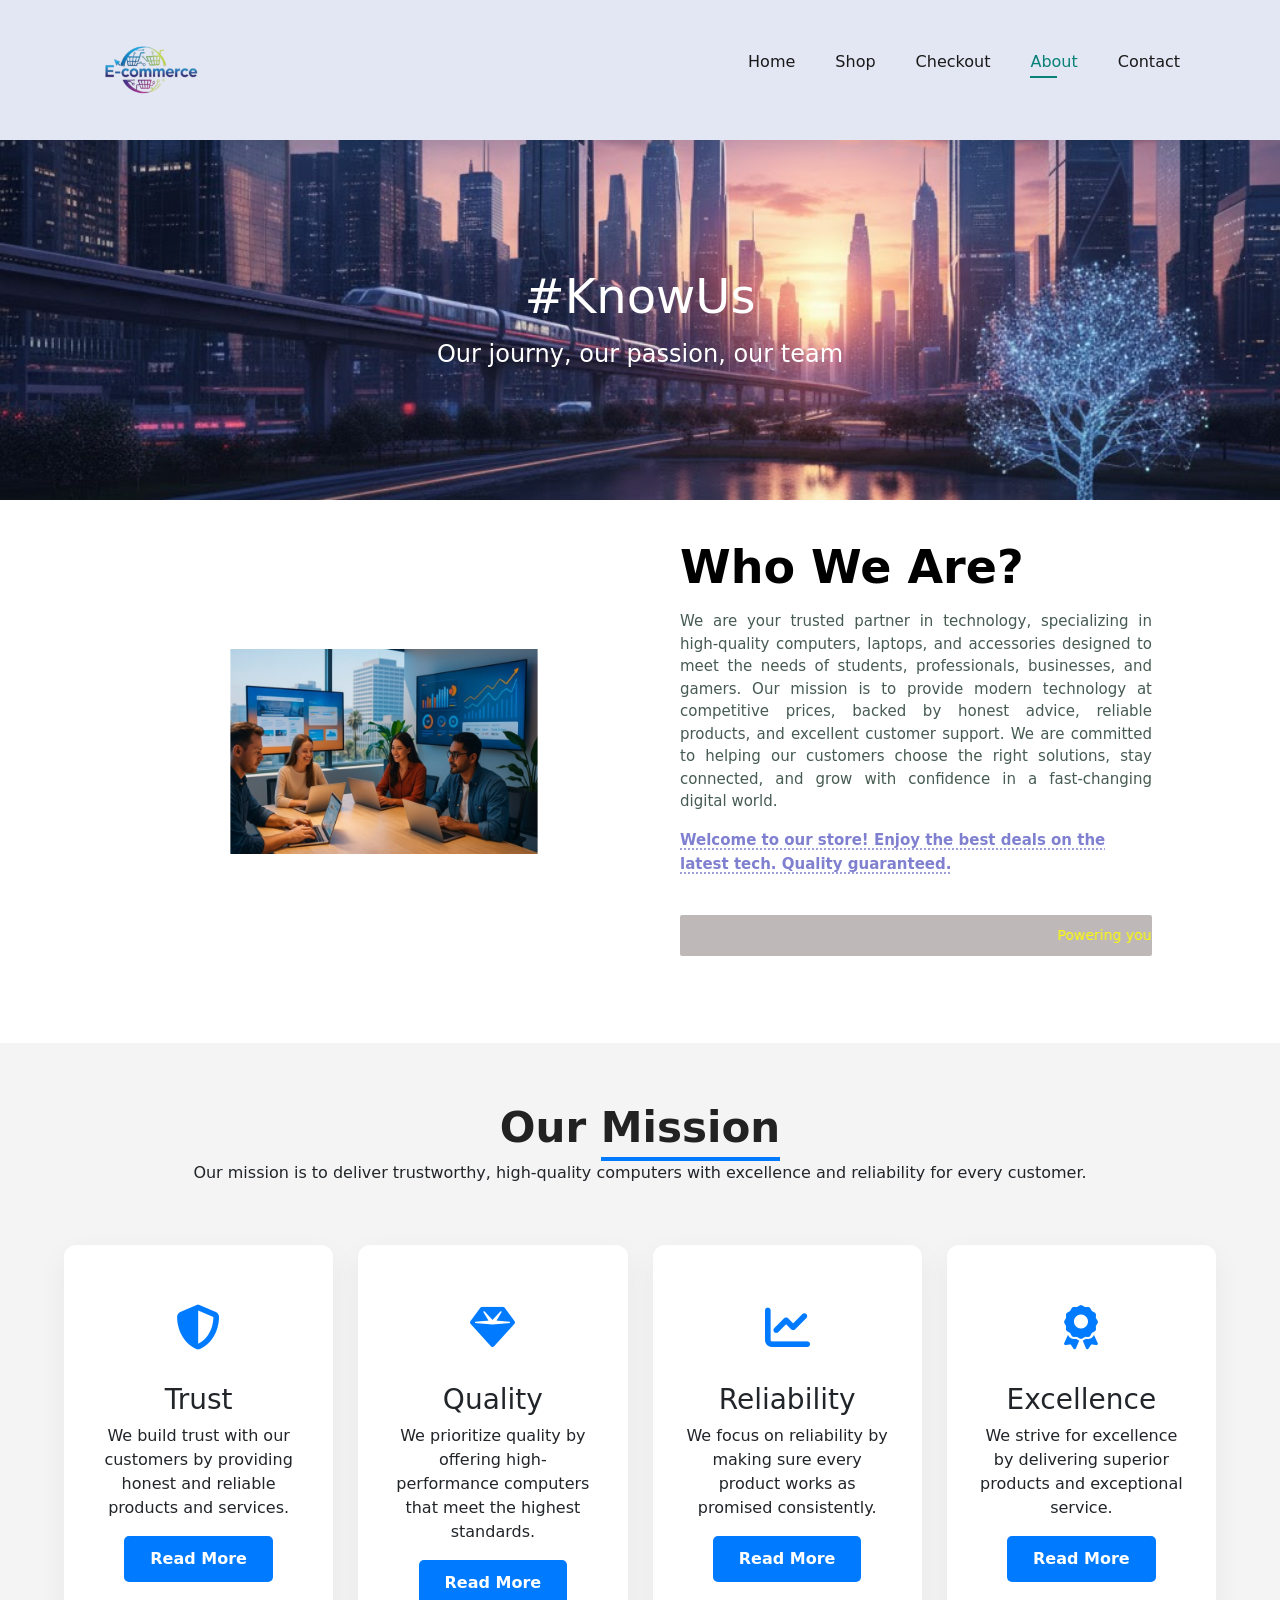
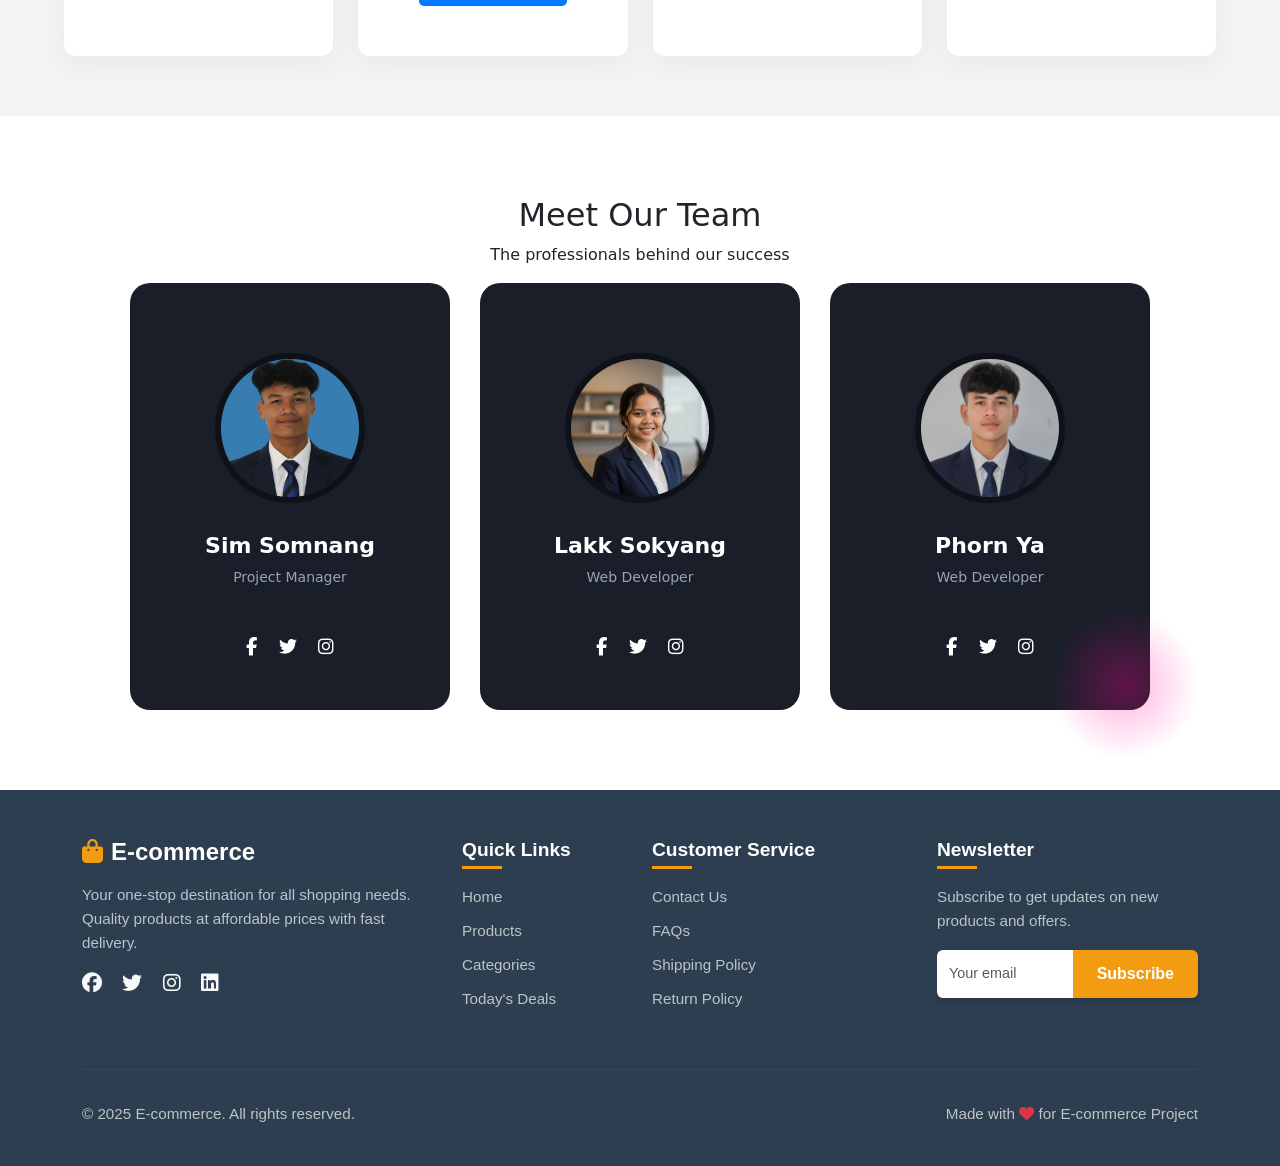
<file: template/about.html>
<!DOCTYPE html>
<html lang="en">

<head>
    <meta charset="UTF-8">
    <meta name="viewport" content="width=device-width, initial-scale=1.0">
    <title>About page</title>
    <link rel="stylesheet" href="../style/about.css">
    <link rel="stylesheet" href="https://cdnjs.cloudflare.com/ajax/libs/font-awesome/6.4.2/css/all.min.css">
    <link rel="stylesheet" href="https://cdnjs.cloudflare.com/ajax/libs/font-awesome/6.0.0/css/all.min.css">
    <link rel="stylesheet" href="https://cdnjs.cloudflare.com/ajax/libs/font-awesome/6.4.0/css/all.min.css">
    <link href="https://cdn.jsdelivr.net/npm/bootstrap@5.3.0-alpha1/dist/css/bootstrap.min.css" rel="stylesheet">

</head>

<body>
    <!-- /* --- 1. About Page Header (Banner) ----------------------------------------------------- */ -->
    <section id="header">
        <a href="#"><img class="logo" src="/assets/image/logo.png" alt=""></a>
        <div>
            <ul id="navbar">
                <li><a   href="/index.html">Home</a></li>
                <li><a href="./shop.html">Shop</a></li>
                <li><a href="./checkout.html">Checkout</a></li>
                <li><a class="active" href="./about.html">About</a></li>
                <li><a href="./contact.html">Contact</a></li>
            </ul>
        </div>
    </section>
    <section id="page-header" class="about-header">
        <h2>#KnowUs</h2>
        <p>Our journy, our passion, our team</p>
    </section>


    <!-- /* --- 2. Who We Are Section ----------------------------------------------------------- */ -->

    <section id="about-head" class="section-p1">
        <img src="../assets/image/team.png" alt="">
        <div>
            <h2>Who We Are?</h2>
            <p>
                We are your trusted partner in technology, specializing in high-quality computers, laptops, and
                accessories designed to meet the needs of students, professionals, businesses, and gamers.
                Our mission is to provide modern technology at competitive prices, backed by honest advice, reliable
                products, and excellent customer support.
                We are committed to helping our customers choose the right solutions, stay connected, and grow with
                confidence in a fast-changing digital world.
            </p>
            <abbr title="">Welcome to our store! Enjoy the best deals on the latest tech. Quality guaranteed.</abbr>

            <br><br>
            <!-- /* --- 3. Abbreviation & Marquee ----------------------------------------- */ -->
            <marquee bgcolor="#ccc" loop="-1" scrollamount="5" width="100%">
                Powering your digital world with high-quality computers, modern technology, and trusted service—helping
                you work smarter, learn faster, and enjoy better performance every day.
            </marquee>
        </div>
    </section>


    <!-- /* --- 4 Our Mission ----------------------------------------- */ -->
    <section class="our-mission" id="mission-section">
        <div class="mission" id="mission-container">

            <div class="about-mission" id="mission-header">
                <h2 id="main-title">Our <span id="title-accent">Mission</span></h2>
                <p id="mission-description">
                    Our mission is to deliver trustworthy, high-quality computers with excellence and reliability for
                    every customer.
                </p>
            </div>

            <div class="mission-grid" id="mission-items-grid">

                <div class="box" id="card-trust">
                    <div class="icon" id="icon-trust"><i class="fa-solid fa-shield-halved"></i></div>
                    <h3 id="heading-trust">Trust</h3>
                    <p id="text-trust">We build trust with our customers by providing honest and reliable products and
                        services.</p>
                    <a href="#" class="btn" id="btn-trust">Read More</a>
                </div>

                <div class="box" id="card-quality">
                    <div class="icon" id="icon-quality"><i class="fa-solid fa-gem"></i></div>
                    <h3 id="heading-quality">Quality</h3>
                    <p id="text-quality">We prioritize quality by offering high-performance computers that meet the
                        highest standards.</p>
                    <a href="#" class="btn" id="btn-quality">Read More</a>
                </div>

                <div class="box" id="card-reliability">
                    <div class="icon" id="icon-reliability"><i class="fa-solid fa-chart-line"></i></div>
                    <h3 id="heading-reliability">Reliability</h3>
                    <p id="text-reliability">We focus on reliability by making sure every product works as promised
                        consistently.</p>
                    <a href="#" class="btn" id="btn-reliability">Read More</a>
                </div>

                <div class="box" id="card-excellence">
                    <div class="icon" id="icon-excellence"><i class="fa-solid fa-award"></i></div>
                    <h3 id="heading-excellence">Excellence</h3>
                    <p id="text-excellence">We strive for excellence by delivering superior products and exceptional
                        service.</p>
                    <a href="#" class="btn" id="btn-excellence">Read More</a>
                </div>

            </div>
        </div>
    </section>

    <!-- /* --- 5.Our Team ----------------------------------------- */ -->

    <section id="team-section-container" class="team-wrapper">
        <div id="team-header-box" class="section-title-center">
            <h2 id="team-main-heading">Meet Our <span id="team-accent">Team</span></h2>
            <p id="team-subtext">The professionals behind our success</p>
        </div>

        <div id="team-cards-flexbox" class="team-grid-layout">

            <div id="member-card-01" class="profile-card">
                <div id="image-holder-01" class="profile-img-box">
                    <img id="img-01" src="../assets/about/somnang.png" alt="Sim Somnang">
                </div>
                <h3 id="name-id-01" class="profile-name">Sim Somnang</h3>
                <p id="role-id-01" class="profile-role">Project Manager</p>
                <div id="social-box-01" class="profile-socials">
                    <a id="link-fb-01" href="#"><i class="fab fa-facebook-f"></i></a>
                    <a id="link-tw-01" href="#"><i class="fab fa-twitter"></i></a>
                    <a id="link-ig-01" href="#"><i class="fab fa-instagram"></i></a>
                </div>
            </div>

            <div id="member-card-02" class="profile-card">
                <div id="image-holder-02" class="profile-img-box">
                    <img id="img-02" src="../assets/about/yang.png" alt="Lakk Sokyang">
                </div>
                <h3 id="name-id-02" class="profile-name">Lakk Sokyang</h3>
                <p id="role-id-02" class="profile-role">Web Developer</p>
                <div id="social-box-02" class="profile-socials">
                    <a id="link-fb-02" href="#"><i class="fab fa-facebook-f"></i></a>
                    <a id="link-tw-02" href="#"><i class="fab fa-twitter"></i></a>
                    <a id="link-ig-02" href="#"><i class="fab fa-instagram"></i></a>
                </div>
            </div>

            <div id="member-card-03" class="profile-card">
                <div id="image-holder-03" class="profile-img-box">
                    <img id="img-03" src="../assets/about/Ya.png" alt="Phon Ya">
                </div>
                <h3 id="name-id-03" class="profile-name">Phorn Ya</h3>
                <p id="role-id-03" class="profile-role">Web Developer</p>
                <div id="social-box-03" class="profile-socials">
                    <a id="link-fb-03" href="#"><i class="fab fa-facebook-f"></i></a>
                    <a id="link-tw-03" href="#"><i class="fab fa-twitter"></i></a>
                    <a id="link-ig-03" href="#"><i class="fab fa-instagram"></i></a>
                </div>
            </div>

        </div>
    </section>
    <!-- /* ----------------------4. footer -------------*/ -->
    <footer>
        <div class="container">
            <div class="row">
                <div class="col-lg-4 mb-4">
                    <h4 class="mb-3"><i class="fas fa-shopping-bag me-2"></i>E-commerce</h4>
                    <p>Your one-stop destination for all shopping needs. Quality products at affordable prices with fast
                        delivery.</p>
                    <div class="mt-3">
                        <a href="#" class="text-light me-3"><i class="fab fa-facebook fa-lg"></i></a>
                        <a href="#" class="text-light me-3"><i class="fab fa-twitter fa-lg"></i></a>
                        <a href="#" class="text-light me-3"><i class="fab fa-instagram fa-lg"></i></a>
                        <a href="#" class="text-light"><i class="fab fa-linkedin fa-lg"></i></a>
                    </div>
                </div>
                <div class="col-lg-2 col-md-4 mb-4">
                    <h5 class="mb-3">Quick Links</h5>
                    <div class="footer-links">
                        <p><a href="#home">Home</a></p>
                        <p><a href="#products">Products</a></p>
                        <p><a href="#categories">Categories</a></p>
                        <p><a href="#deals">Today's Deals</a></p>
                    </div>
                </div>
                <div class="col-lg-3 col-md-4 mb-4">
                    <h5 class="mb-3">Customer Service</h5>
                    <div class="footer-links">
                        <p><a href="#">Contact Us</a></p>
                        <p><a href="#">FAQs</a></p>
                        <p><a href="#">Shipping Policy</a></p>
                        <p><a href="#">Return Policy</a></p>
                    </div>
                </div>
                <div class="col-lg-3 col-md-4 mb-4">
                    <h5 class="mb-3">Newsletter</h5>
                    <p>Subscribe to get updates on new products and offers.</p>
                    <div class="input-group">
                        <input type="email" class="form-control" placeholder="Your email">
                        <button class="btn btn-primary" type="button">Subscribe</button>
                    </div>
                </div>
            </div>
            <hr class="mt-4">
            <div class="row">
                <div class="col-md-6 text-center text-md-start">
                    <p>&copy; 2025 E-commerce. All rights reserved.</p>
                </div>
                <div class="col-md-6 text-center text-md-end">
                    <p>Made with <i class="fas fa-heart text-danger"></i> for E-commerce Project</p>
                </div>
            </div>
        </div>
    </footer>


</body>

</html>
</file>
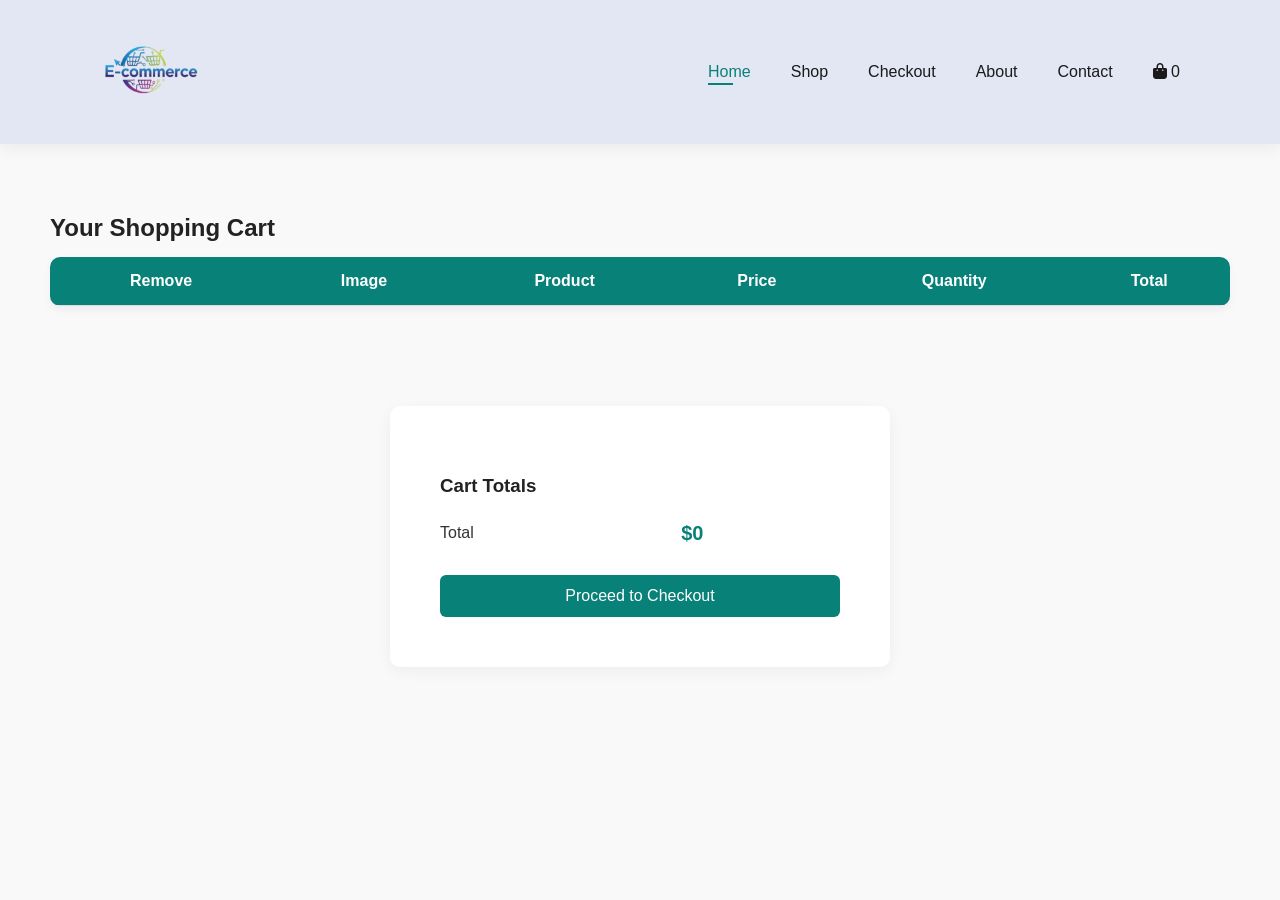
<file: template/cart.html>
<!DOCTYPE html>
<html lang="en">

<head>
    <meta charset="UTF-8">
    <title>Your Cart</title>
    <link rel="stylesheet" href="/style/cart.css">
    <link rel="stylesheet" href="https://cdnjs.cloudflare.com/ajax/libs/font-awesome/6.5.1/css/all.min.css">
</head>

<body>
    <section id="header">
        <a href="#"><img class="logo" src="/assets/image/logo.png" alt=""></a>
        <div>
            <ul id="navbar">
                <li><a class="active" href="../index.html">Home</a></li>
                <li><a href="/template/shop.html">Shop</a></li>
                <li><a href="/template/checkout.html">Checkout</a></li>
                <li><a href="/template/about.html">About</a></li>
                <li><a href="/template/contact.html">Contact</a></li>
                <li id="lg-bag">
                    <a href="/template/cart.html">
                        <i class="fa-solid fa-bag-shopping"></i>
                        <span id="cart-count">0</span>
                    </a>
                </li>

            </ul>
        </div>
    </section>

    <section id="cart" class="section-p1">
        <h2>Your Shopping Cart</h2>

        <table width="100%">
            <thead>
                <tr>
                    <th>Remove</th>
                    <th>Image</th>
                    <th>Product</th>
                    <th>Price</th>
                    <th>Quantity</th>
                    <th>Total</th>
                </tr>
            </thead>
            <tbody id="cart-items">
                <!-- JS inserts items here -->
            </tbody>
        </table>
    </section>

    <section id="cart-add" class="section-p1">
        <div id="subtotal">
            <h3>Cart Totals</h3>
            <table>
                <tr>
                    <td>Total</td>
                    <td><strong id="cart-total">$0</strong></td>
                </tr>
            </table>
           <button class="normal" id="checkout-btn">Proceed to Checkout</button>
        </div>
    </section>

    <script src="/script/cart.js"></script>
</body>

</html>
</file>
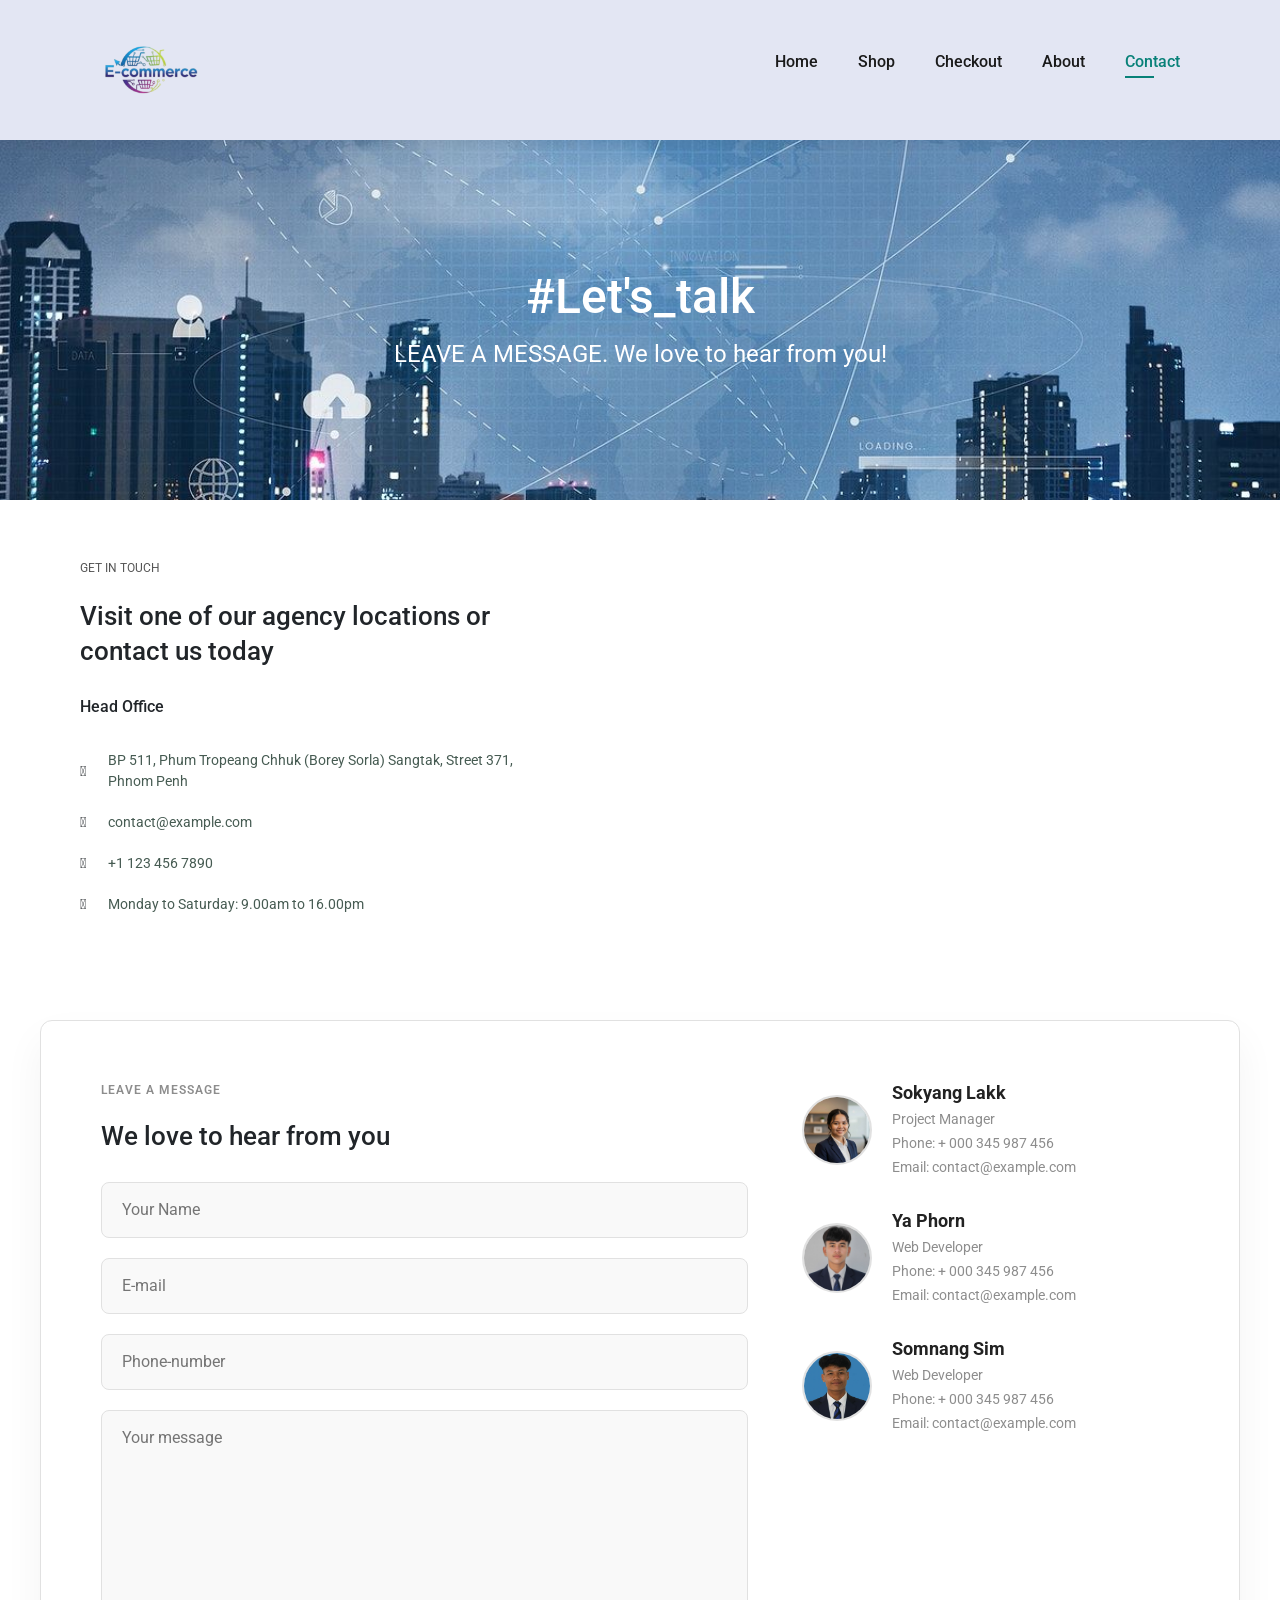
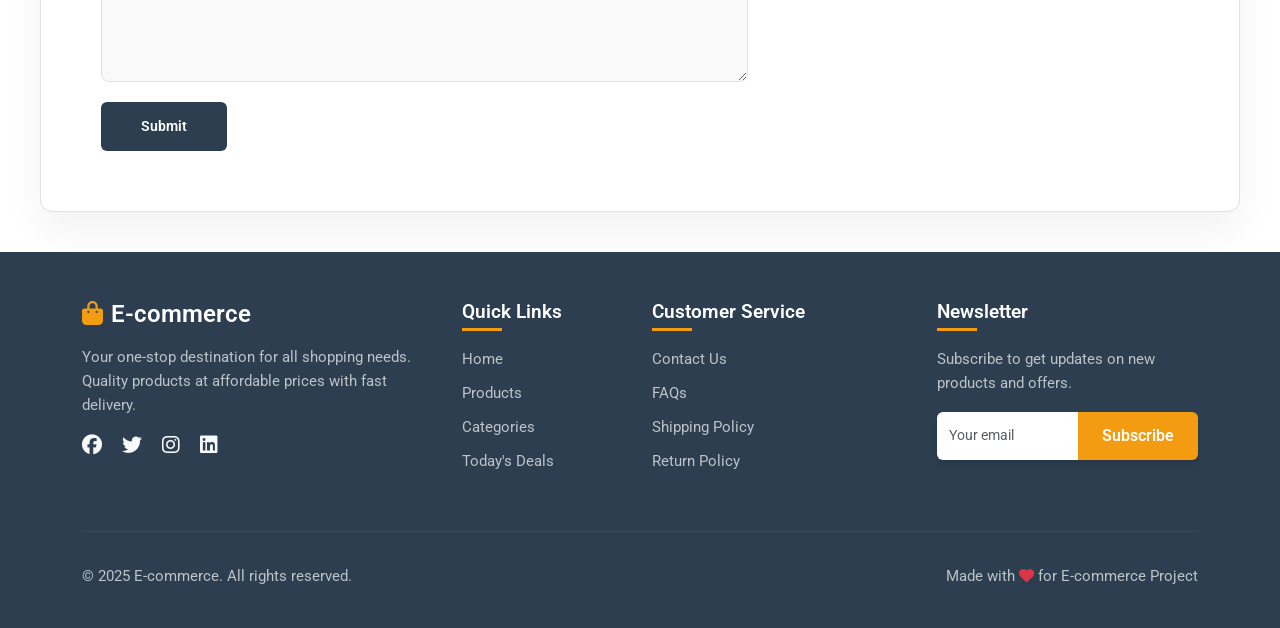
<file: template/contact.html>
<!DOCTYPE html>
<html lang="en">

<head>
    <meta charset="UTF-8">
    <meta name="viewport" content="width=device-width, initial-scale=1.0">
    <title>Contact page</title>
    <link rel="stylesheet" href="/style/main.css">
    <link rel="stylesheet" href="../style/contact.css">
    <link rel="stylesheet" href="https://pro.fontawesome.com/releases/v5.10.0/css/all.css" />
    <link rel="stylesheet" href="https://cdnjs.cloudflare.com/ajax/libs/font-awesome/6.4.0/css/all.min.css">
    <link href="https://cdn.jsdelivr.net/npm/bootstrap@5.3.0-alpha1/dist/css/bootstrap.min.css" rel="stylesheet">


</head>

<body>
    <section id="header">
        <a href="#"><img class="logo" src="/assets/image/logo.png" alt=""></a>
        <div>
            <ul id="navbar">
                <li><a href="/index.html">Home</a></li>
                <li><a href="./shop.html">Shop</a></li>
                <li><a href="./checkout.html">Checkout</a></li>
                <li><a href="./about.html">About</a></li>
                <li><a class="active" href="./contact.html">Contact</a></li>
            </ul>
        </div>
    </section>
    <section id="page-header" class="about-header">
        <h2>#Let's_talk</h2>
        <p> LEAVE A MESSAGE. We love to hear from you!</p>
    </section>


    <!-- /* ----------------------2.contact  ---------*/ -->
    <section id="contact-details" class="section-p1">
        <div class="details">
            <span>GET IN TOUCH</span>
            <h2>Visit one of our agency locations or contact us today</h2>
            <h3>Head Office</h3>
            <div>
                <li>
                    <i class="fal fa-map"></i>
                    <p>BP 511, Phum Tropeang Chhuk (Borey Sorla) Sangtak, Street 371, Phnom Penh</p>
                </li>
                <li>
                    <i class="fal fa-envelope"></i>
                    <p>contact@example.com</p>
                </li>
                <li>
                    <i class="fal fa-phone-alt"></i>
                    <p>+1 123 456 7890</p>
                </li>
                <li>
                    <i class="fal fa-clock"></i>
                    <p>Monday to Saturday: 9.00am to 16.00pm</p>
                </li>
            </div>
        </div>

        <div class="map">
            <iframe
                src="https://www.google.com/maps/embed?pb=!1m18!1m12!1m3!1d3908.770663446347!2d104.8872543!3d11.56543!2m3!1f0!2f0!3f0!3m2!1i1024!2i768!4f13.1!3m3!1m2!1s0x3109519fe475147d%3A0x3ef20412389146!2sSt%20371%2C%20Phnom%20Penh!5e0!3m2!1sen!2skh!4v1700000000000"
                width="600" height="450" style="border:0;" allowfullscreen="" loading="lazy"
                referrerpolicy="no-referrer-when-downgrade"></iframe>
        </div>
    </section>


    <!-- /* ----------------------3.form for complete -------------*/ -->
    <section id="form-details">
        <form action="">
            <span>LEAVE A MESSAGE</span>
            <h2>We love to hear from you</h2>
            <input type="text" placeholder="Your Name">
            <input type="email" placeholder="E-mail">
            <input type="number" placeholder="Phone-number">
            <textarea name="" id="" cols="30" rows="10" placeholder="Your message"></textarea>
            <button class="normal">Submit</button>
        </form>

        <div class="people">
            <div>
                <img src="../assets/about/yang.png" alt="">
                <p><span>Sokyang Lakk</span>Project Manager <br> Phone: + 000 345 987 456 <br>Email: contact@example.com
                </p>
            </div>
            <div>
                <img src="../assets/about/Ya.png" alt="">
                <p><span>Ya Phorn</span> Web Developer <br> Phone: + 000 345 987 456 <br>Email: contact@example.com</p>
            </div>
            <div>
                <img src="../assets/about/somnang.png" alt="">
                <p><span>Somnang Sim</span> Web Developer <br> Phone: + 000 345 987 456 <br>Email: contact@example.com
                </p>
            </div>
        </div>
    </section>

    <!-- /* ----------------------4. footer -------------*/ -->
    <footer>
        <div class="container">
            <div class="row">
                <div class="col-lg-4 mb-4">
                    <h4 class="mb-3"><i class="fas fa-shopping-bag me-2"></i>E-commerce</h4>
                    <p>Your one-stop destination for all shopping needs. Quality products at affordable prices with fast
                        delivery.</p>
                    <div class="mt-3">
                        <a href="#" class="text-light me-3"><i class="fab fa-facebook fa-lg"></i></a>
                        <a href="#" class="text-light me-3"><i class="fab fa-twitter fa-lg"></i></a>
                        <a href="#" class="text-light me-3"><i class="fab fa-instagram fa-lg"></i></a>
                        <a href="#" class="text-light"><i class="fab fa-linkedin fa-lg"></i></a>
                    </div>
                </div>
                <div class="col-lg-2 col-md-4 mb-4">
                    <h5 class="mb-3">Quick Links</h5>
                    <div class="footer-links">
                        <p><a href="#home">Home</a></p>
                        <p><a href="#products">Products</a></p>
                        <p><a href="#categories">Categories</a></p>
                        <p><a href="#deals">Today's Deals</a></p>
                    </div>
                </div>
                <div class="col-lg-3 col-md-4 mb-4">
                    <h5 class="mb-3">Customer Service</h5>
                    <div class="footer-links">
                        <p><a href="#">Contact Us</a></p>
                        <p><a href="#">FAQs</a></p>
                        <p><a href="#">Shipping Policy</a></p>
                        <p><a href="#">Return Policy</a></p>
                    </div>
                </div>
                <div class="col-lg-3 col-md-4 mb-4">
                    <h5 class="mb-3">Newsletter</h5>
                    <p>Subscribe to get updates on new products and offers.</p>
                    <div class="input-group">
                        <input type="email" class="form-control" placeholder="Your email">
                        <button class="btn btn-primary" type="button">Subscribe</button>
                    </div>
                </div>
            </div>
            <hr class="mt-4">
            <div class="row">
                <div class="col-md-6 text-center text-md-start">
                    <p>&copy; 2025 E-commerce. All rights reserved.</p>
                </div>
                <div class="col-md-6 text-center text-md-end">
                    <p>Made with <i class="fas fa-heart text-danger"></i> for E-commerce Project</p>
                </div>
            </div>
        </div>
    </footer>

</body>

</html>
</file>
<file: style/about.css>
.logo {
    width: 140px;
    height: 140px;
}

#header {
    display: flex;
    align-items: center;
    justify-content: space-between;
    padding: 0 80px;
    background-color: #e3e6f3;
    box-shadow: 0 5px 15px rgba(0, 0, 0, 0.06);
    z-index: 100;
    position: sticky;
    top: 0;
    left: 0;
}

#navbar {
    display: flex;
    justify-content: center;
    align-items: center;
}

#navbar li {
    list-style: none;
    padding: 0 20px;
    position: relative;

}

#navbar li a {
    text-decoration: none;
    font-size: 16px;
    font-weight: 500;
    color: #1a1a1a;
    transition: 0.3s ease;
}

#navbar li a:hover,
#navbar li a.active {
    color: #088178;
}

#navbar li a.active::after,
#navbar li a:hover::after {
    content: "";
    width: 30%;
    height: 2px;
    background: #088178;
    position: absolute;
    bottom: -4px;
    left: 20px;
}




/* --- 1. About Page Header (Banner) ----------------------------------------------------- */
#page-header.about-header {
    background-image: url("../assets/image/about.png");
    width: 100%;
    height: 40vh;
    background-size: cover;
    background-position: center;
    display: flex;
    flex-direction: column;
    justify-content: center;
    align-items: center;
    text-align: center;
}

#page-header.about-header h2 {
    color: #fff;
    font-size: 48px;
    margin-bottom: 10px;
}

#page-header.about-header p {
    color: #fff;
    font-size: 24px;
    margin: 0;
}



/* --- 2. Who We Are Section ----------------------------------------------------------- */
#about-head {
    display: flex;
    align-items: center;
    justify-content: center;
    padding: 40px 10% 80px 10%;
    gap: 40px;
}

#about-head img {
    width: 65%;
    justify-content: center;
    padding: 80px 10%;
    gap: 60px;
}

#about-head img {
    width: 50%;
    height: auto;
    border-radius: 4px;
}

#about-head div {
    width: 50%;

}


#about-head h2 {
    color: #000;
    font-size: 32px;
    font-weight: 700;
    margin-top: 0;
}

#about-head h2 {
    color: #000;
    font-size: 46px;
    font-weight: 700;
    margin-bottom: 15px;
}

#about-head p {
    color: #465b52;
    font-size: 15px;
    margin-bottom: 15px;
    text-align: justify;
}

/* --- Abbreviation & Marquee --- */
#about-head abbr {
    color: rgb(128, 128, 209);
    font-weight: bold;
    font-size: 15px;
}

#about-head marquee {
    background-color: #f1f1f1;
    color: #d0b200;
    padding: 10px;
    font-size: 14px;
    width: 100%;
    border-radius: 4px;
}

/* --- 3. Abbreviation & Marquee ----------------------------------------- */
#about-head abbr {
    color: rgb(128, 128, 209);
    text-decoration: underline dotted;
    text-underline-offset: 4px;
    cursor: help;
    font-weight: bold;
}

#about-head marquee {
    background-color: #beb8b8;
    color: yellow;
    padding: 10px;
    margin-top: 15px;
    font-weight: 500;
    width: 100%;
    border-radius: 2px;
}



/* /<!-- /* --- 4 Our Mission ----------------------------------------- */

#mission-section.our-mission {
    padding: 60px 0;
    background-color: #f4f4f4;
}

#mission-container.mission {
    width: 90%;
    max-width: 1200px;
    margin: 0 auto;
}

#mission-header.about-mission {
    text-align: center;
    margin-bottom: 60px;
}

/* Base style for all boxes */
.box {
    background: #fff;
    padding: 50px 30px;
    text-align: center;
    border-radius: 12px;
    box-shadow: 0 10px 30px rgba(0, 0, 0, 0.05);
    transition: all 0.3s ease;
    display: flex;
    flex-direction: column;
    align-items: center;
}

/* --- Specific Targeting (Using IDs) --- */

#main-title {
    font-size: 42px;
    font-weight: 700;
    color: #222;
}

#title-accent {
    border-bottom: 4px solid #007bff;
    padding-bottom: 5px;
}

#mission-items-grid {
    display: grid;
    grid-template-columns: repeat(auto-fit, minmax(260px, 1fr));
    gap: 25px;
}

/* Card Hover Effects */
#card-trust:hover,
#card-quality:hover,
#card-reliability:hover,
#card-excellence:hover {
    background: #007bff;
    transform: translateY(-10px);
}

/* White text on hover */
.box:hover h3,
.box:hover p,
.box:hover .icon {
    color: #fff;
}

/* Button styles using ID list */
#btn-trust,
#btn-quality,
#btn-reliability,
#btn-excellence {
    display: inline-block;
    padding: 10px 25px;
    background: #007bff;
    color: #fff;
    text-decoration: none;
    border-radius: 5px;
    font-weight: 600;
    transition: all 0.3s ease;
}

/* Button change on hover */
.box:hover .btn {
    background: #fff;
    color: #007bff;
}

/* Unique Icon IDs */
#icon-trust,
#icon-quality,
#icon-reliability,
#icon-excellence {
    font-size: 45px;
    color: #007bff;
    margin-bottom: 20px;
}

/* 5. Our Team ----------------------------------------- */
#team-section-container {
    background-color: #ffffff;
    text-align: center;
    padding: 80px 5%;
    /* Added padding for better spacing */
}

#team-cards-flexbox {
    display: flex;
    flex-direction: row;
    justify-content: center;
    gap: 30px;
    flex-wrap: wrap;
}

.profile-card {
    background-color: #1a1e29;
    width: 320px;
    padding: 70px 20px 50px 20px;
    /* Increased top and bottom padding to make card taller */
    border-radius: 20px;
    color: #ffffff;
    position: relative;
    transition: all 0.4s cubic-bezier(0.175, 0.885, 0.32, 1.275);
    min-height: 420px;
    /* Added minimum height to ensure consistent card size */
    display: flex;
    flex-direction: column;
    justify-content: flex-start;
    /* Content starts from top */
}

#member-card-01:hover {
    transform: translateY(-8px);
    box-shadow: 0 0 30px rgba(0, 102, 255, 0.6);
    border: 1px solid rgba(0, 102, 255, 0.5);
}

#member-card-02:hover {
    transform: translateY(-8px);
    box-shadow: 0 0 30px rgba(8, 129, 120, 0.6);
    border: 1px solid rgba(8, 129, 120, 0.5);
}

#member-card-03:hover {
    transform: translateY(-8px);
    box-shadow: 0 0 30px rgba(255, 0, 150, 0.6);
    border: 1px solid rgba(255, 0, 150, 0.5);
}

#member-card-01::before {
    height: 150px;
    background: radial-gradient(circle, rgba(0, 102, 255, 0.3) 0%, transparent 70%);
}

#member-card-03::after {
    content: "";
    position: absolute;
    bottom: -50px;
    right: -50px;
    width: 150px;
    height: 150px;
    background: radial-gradient(circle, rgba(255, 0, 150, 0.3) 0%, transparent 70%);
}

.profile-img-box {
    width: 150px;
    height: 150px;
    margin: 0 auto 30px;
    /* Increased bottom margin to push image higher */
    border-radius: 50%;
    border: 6px solid #0f1118;
    overflow: hidden;
    background-color: #0f1118;
}

.profile-img-box img {
    width: 100%;
    height: 100%;
    object-fit: cover;
    transition: 0.5s;
}

.profile-card:hover .profile-img-box img {
    transform: scale(1.1);
}

.profile-name {
    font-size: 22px;
    font-weight: bold;
    margin-bottom: 8px;
}

.profile-role {
    font-size: 14px;
    color: #94a3b8;
    margin-bottom: 25px;
    flex-grow: 1;
    /* Allows role to take up available space, pushing social icons down */
}

/* Social Icons */
.profile-socials {
    margin-top: 20px;
    /* Added margin to push social icons further down */
}

.profile-socials a {
    color: #ffffff;
    margin: 0 8px;
    font-size: 18px;
    transition: 0.3s;
}

.profile-socials a:hover {
    color: #088178;
}


/* --------------------------6.footer ---------------------- */
/* ShopEasy Footer Styles */
:root {
    --primary-color: #2c3e50;
    --secondary-color: #3498db;
    --accent-color: #f39c12;
    --light-color: #ecf0f1;
    --dark-color: #2c3e50;
    --text-color: #333;
    --text-light: #7f8c8d;
}

/* Footer Container */
footer {
    background-color: var(--primary-color);
    color: var(--light-color);
    padding: 3rem 0 1.5rem;
    font-family: 'Segoe UI', Tahoma, Geneva, Verdana, sans-serif;
}

/* Headings */
footer h4,
footer h5 {
    color: white;
    font-weight: 600;
}

footer h4 {
    font-size: 1.5rem;
    margin-bottom: 1rem;
}

footer h4 i {
    color: var(--accent-color);
}

footer h5 {
    font-size: 1.2rem;
    margin-bottom: 1.2rem;
    position: relative;
    padding-bottom: 0.5rem;
}

footer h5::after {
    content: '';
    position: absolute;
    left: 0;
    bottom: 0;
    width: 40px;
    height: 3px;
    background-color: var(--accent-color);
}

/* Text and Paragraphs */
footer p {
    color: #bdc3c7;
    line-height: 1.6;
    font-size: 0.95rem;
}

/* Quick Links and Customer Service Sections */
.footer-links p {
    margin-bottom: 0.6rem;
}

.footer-links a {
    color: #bdc3c7;
    text-decoration: none;
    transition: all 0.3s ease;
    display: inline-block;
}

.footer-links a:hover {
    color: white;
    padding-left: 5px;
}

/* Social Media Icons */
footer .social-icons a {
    display: inline-block;
    width: 38px;
    height: 38px;
    background-color: rgba(255, 255, 255, 0.1);
    border-radius: 50%;
    text-align: center;
    line-height: 38px;
    margin-right: 10px;
    transition: all 0.3s ease;
}

footer .social-icons a:hover {
    background-color: var(--accent-color);
    transform: translateY(-5px);
}

/* Newsletter Form */
footer .input-group {
    box-shadow: 0 4px 6px rgba(0, 0, 0, 0.1);
    border-radius: 4px;
    overflow: hidden;
    margin-top: 0.5rem;
}

footer .input-group input {
    border: none;
    padding: 0.75rem;
    font-size: 0.9rem;
    color: var(--text-color);
}

footer .input-group input:focus {
    outline: none;
    box-shadow: 0 0 0 2px rgba(243, 156, 18, 0.3);
}

footer .input-group button {
    background-color: var(--accent-color);
    border: none;
    color: white;
    font-weight: 600;
    padding: 0.75rem 1.5rem;
    transition: background-color 0.3s ease;
}

footer .input-group button:hover {
    background-color: #e67e22;
}

/* Divider Line */
footer hr {
    border-color: rgba(255, 255, 255, 0.1);
    margin: 2rem 0;
    opacity: 0.5;
}

/* Copyright Section */
footer .copyright p {
    color: #95a5a6;
    font-size: 0.9rem;
    margin-bottom: 0;
}

footer .copyright .text-danger {
    color: #e74c3c !important;
}

/* Animation for the heart icon */
@keyframes heartbeat {
    0% {
        transform: scale(1);
    }

    50% {
        transform: scale(1.1);
    }

    100% {
        transform: scale(1);
    }
}

footer .fa-heart {
    animation: heartbeat 1.5s infinite;
    display: inline-block;
}


/* Additional spacing for better visual hierarchy */
footer .mb-4 {
    margin-bottom: 1.5rem !important;
}

footer .mt-3 {
    margin-top: 1rem !important;
}

footer .mt-4 {
    margin-top: 1.5rem !important;
}

/* ================= TABLET (768px – 991px) ================= */
@media (max-width: 991px) {

    /* Header */
    #header {
        padding: 0 40px;
    }

    #navbar li {
        padding: 0 15px;
    }

    /* About Page Header */
    #page-header.about-header {
        height: 30vh;
    }

    #page-header.about-header h2 {
        font-size: 38px;
    }

    #page-header.about-header p {
        font-size: 18px;
    }

    /* Who We Are Section */
    #about-head {
        flex-direction: column;
        padding: 30px 5%;
        gap: 25px;
    }

    #about-head img,
    #about-head div {
        width: 100%;
    }

    #about-head h2 {
        font-size: 36px;
    }

    #about-head p {
        font-size: 14px;
    }

    /* Mission Section */
    #mission-items-grid {
        gap: 20px;
    }

    .box {
        padding: 30px 20px;
    }

    #main-title {
        font-size: 36px;
    }

    /* Team Section */
    #team-cards-flexbox {
        flex-direction: row;
        flex-wrap: wrap;
        justify-content: center;
        gap: 20px;
    }

    .profile-card {
        width: 280px;
        padding: 50px 15px 40px 15px;
        min-height: 380px;
    }

    .profile-img-box {
        width: 130px;
        height: 130px;
    }

    .profile-name {
        font-size: 20px;
    }

    .profile-role {
        font-size: 13px;
    }
}


/* ================= MOBILE (≤ 576px) ================= */
@media (max-width: 576px) {

    /* Header */
    #header {
        padding: 0 20px;
        flex-direction: column;
        align-items: center;
        gap: 10px;
    }

    #navbar {
        flex-direction: column;
    }

    #navbar li {
        padding: 10px 0;
    }

    /* Logo */
    .logo {
        width: 100px;
        height: 100px;
    }

    /* About Page Header */
    #page-header.about-header {
        height: 25vh;
        padding: 10px;
    }

    #page-header.about-header h2 {
        font-size: 28px;
    }

    #page-header.about-header p {
        font-size: 14px;
    }

    /* Who We Are Section */
    #about-head {
        padding: 20px 5%;
        gap: 20px;
    }

    #about-head h2 {
        font-size: 28px;
    }

    #about-head p {
        font-size: 13px;
    }

    /* Mission Section */
    #mission-items-grid {
        grid-template-columns: 1fr;
        gap: 15px;
    }

    .box {
        padding: 25px 15px;
    }

    #main-title {
        font-size: 28px;
    }

    /* Team Section */
    #team-cards-flexbox {
        flex-direction: column;
        align-items: center;
    }

    .profile-card {
        width: 90%;
        padding: 40px 15px 30px 15px;
        min-height: 360px;
    }

    .profile-img-box {
        width: 110px;
        height: 110px;
    }

    .profile-name {
        font-size: 18px;
    }

    .profile-role {
        font-size: 12px;
    }

    /* Footer */
    footer {
        text-align: center;
        padding: 2rem 1rem;
    }

    footer h4 {
        font-size: 1.3rem;
    }

    footer h5 {
        font-size: 1rem;
    }

    footer h5::after {
        left: 50%;
        transform: translateX(-50%);
    }

    footer .social-icons {
        justify-content: center;
        margin-bottom: 1rem;
    }

    footer .input-group {
        flex-direction: column;
    }

    footer .input-group input,
    footer .input-group button {
        width: 100%;
        margin-bottom: 8px;
    }
}
</file>
<file: style/cart.css>
/* ===============================
   GENERAL STYLING
   =============================== */
body {
    font-family: 'Segoe UI', Tahoma, Geneva, Verdana, sans-serif;
    margin: 0;
    padding: 0;
    background-color: #f9f9f9;
    color: #333;
    /* width: 100%; */
}

a {
    text-decoration: none;
    color: inherit;
}

h2,
h3 {
    margin-bottom: 15px;
    color: #222;
}

/* ===============================
   HEADER
   =============================== */
#header {
    display: flex;
    align-items: center;
    justify-content: space-between;
    padding: 0 80px;
    background-color: #e3e6f3;
    box-shadow: 0 5px 15px rgba(0, 0, 0, 0.06);
    z-index: 1000;
    position: sticky;
    top: 0;
    left: 0;
}

#navbar {
    display: flex;
    justify-content: center;
    align-items: center;
}

#navbar li {
    list-style: none;
    padding: 0 20px;
    position: relative;

}

#navbar li a {
    text-decoration: none;
    font-size: 16px;
    font-weight: 500;
    color: #1a1a1a;
    transition: 0.3s ease;
}

#navbar li a:hover,
#navbar li a.active {
    color: #088178;
}

#navbar li a.active::after,
#navbar li a:hover::after {
    content: "";
    width: 30%;
    height: 2px;
    background: #088178;
    position: absolute;
    bottom: -4px;
    left: 20px;
}

.logo {
    width: 140px;
}

/* ===============================
   CART TABLE
   =============================== */
#cart {
    padding: 50px;
    max-width: 1200px;
    margin: auto;
}

#cart table {
    width: 100%;
    border-collapse: collapse;
    background-color: #fff;
    border-radius: 10px;
    overflow: hidden;
    box-shadow: 0 4px 10px rgba(0, 0, 0, 0.05);
}

#cart table thead {
    background-color: #088178;
    color: #fff;
}

#cart table th,
#cart table td {
    text-align: center;
    padding: 15px;
    border-bottom: 1px solid #ddd;
}

#cart table tbody tr:hover {
    background-color: #f0f0f0;
}

#cart table img {
    width: 80px;
    height: 80px;
    object-fit: cover;
    border-radius: 5px;
}

#cart table .remove-btn {
    color: #ff4d4d;
    cursor: pointer;
    font-size: 18px;
    transition: 0.3s;
}

#cart table .remove-btn:hover {
    color: #e60000;
}

/* ===============================
   QUANTITY INPUT
   =============================== */
.cart-qty {
    display: flex;
    justify-content: center;
    align-items: center;
    gap: 5px;
}

.cart-qty button {
    padding: 5px 10px;
    background-color: #088178;
    color: white;
    border: none;
    border-radius: 4px;
    cursor: pointer;
}

.cart-qty button:hover {
    background-color: #055048;
}

.cart-qty span {
    padding: 0 10px;
    min-width: 30px;
    text-align: center;
}

/* ===============================
   CART TOTALS
   =============================== */
#cart-add {
    padding: 50px;
    max-width: 400px;
    margin: 50px auto;
    background-color: #fff;
    border-radius: 10px;
    box-shadow: 0 4px 15px rgba(0, 0, 0, 0.05);
}

#cart-add table {
    width: 100%;
    border-collapse: collapse;
    margin-bottom: 20px;
}

#cart-add td {
    padding: 10px 0;
    font-weight: 500;
}

#cart-total {
    font-size: 20px;
    color: #088178;
}

#cart-add button {
    width: 100%;
    padding: 12px;
    background-color: #088178;
    color: white;
    font-size: 16px;
    border: none;
    border-radius: 6px;
    cursor: pointer;
    transition: 0.3s;
}

#cart-add button:hover {
    background-color: #055048;
}

/* Container for two columns */
.checkout-container {
    display: flex;
    gap: 40px;
    max-width: 1000px;
    margin: 20px auto;
    flex-wrap: wrap;
}

/* Billing form */
.billing-details {
    flex: 2;
    background-color: #fff;
    padding: 30px;
    border-radius: 12px;
    box-shadow: 0 4px 15px rgba(0, 0, 0, 0.1);
}

.billing-details h3 {
    margin-bottom: 20px;
    color: #333;
}

.billing-details label {
    display: block;
    margin: 15px 0 5px;
    font-weight: 600;
}

.billing-details input,
.billing-details select {
    width: 100%;
    padding: 12px;
    border-radius: 8px;
    border: 1px solid #ddd;
    margin-bottom: 10px;
    font-size: 14px;
    box-sizing: border-box;
}

.billing-details button {
    background-color: #ff6f61;
    color: #fff;
    border: none;
    padding: 15px 25px;
    border-radius: 8px;
    font-size: 16px;
    cursor: pointer;
    margin-top: 15px;
    transition: background-color 0.3s;
}

.billing-details button:hover {
    background-color: #ff3b2f;
}

/* Order Summary */
.order-summary {
    flex: 1;
    background-color: #fff;
    padding: 30px;
    border-radius: 12px;
    box-shadow: 0 4px 15px rgba(0, 0, 0, 0.1);
    height: fit-content;
}

.order-summary h3 {
    margin-bottom: 20px;
}

.order-summary table {
    width: 100%;
    font-size: 16px;
}

.order-summary table td {
    padding: 10px 0;
}

#checkout h2 {
    text-align: center;
    margin-bottom: 40px;
    color: #333;
}

/* ================= TABLET (768px – 991px) ================= */
@media (max-width: 991px) {

    /* Header */
    #header {
        padding: 0 40px;
    }

    #navbar li {
        padding: 0 12px;
    }

    /* Cart Section */
    #cart {
        padding: 30px;
    }

    #cart table th,
    #cart table td {
        padding: 10px;
        font-size: 14px;
    }

    #cart table img {
        width: 60px;
        height: 60px;
    }

    /* Cart Totals */
    #cart-add {
        width: 90%;
        padding: 30px;
        margin: 30px auto;
    }

    /* Checkout */
    .checkout-container {
        flex-direction: column;
        gap: 30px;
    }

    .billing-details,
    .order-summary {
        width: 100%;
    }
}


/* ================= MOBILE (≤ 576px) ================= */
@media (max-width: 576px) {

    /* Header */
    #header {
        padding: 10px 20px;
        flex-direction: column;
        gap: 10px;
    }

    .logo {
        width: 120px;
    }

    #navbar {
        flex-direction: column;
        gap: 8px;
    }

    #navbar li {
        padding: 5px 0;
    }

    /* Cart Table */
    #cart {
        padding: 20px;
        overflow-x: auto;
    }

    #cart table {
        font-size: 12px;
        min-width: 600px;
        /* enables horizontal scroll */
    }

    #cart table img {
        width: 50px;
        height: 50px;
    }

    /* Quantity Buttons */
    .cart-qty button {
        padding: 4px 8px;
        font-size: 12px;
    }

    /* Cart Totals */
    #cart-add {
        padding: 20px;
        width: 100%;
    }

    #cart-add button {
        font-size: 15px;
    }

    /* Checkout */
    .billing-details,
    .order-summary {
        padding: 20px;
    }

    .billing-details input,
    .billing-details select {
        padding: 10px;
        font-size: 13px;
    }

    .billing-details button {
        width: 100%;
    }

    #checkout h2 {
        font-size: 22px;
        margin-bottom: 25px;
    }
}
</file>
<file: style/main.css>
@import url('https://fonts.googleapis.com/css2?family=Battambang:wght@100;300;400;700;900&family=Koh+Santepheap:wght@100;300;400;700;900&family=Roboto:ital,wght@0,100..900;1,100..900&display=swap');

* {
    font-family: "Roboto", sans-serif;
}


.section-p1 {
    padding: 20px 60px;

}

.section-m1 {
    margin: 40px 0;
}

button.normal {
    font-size: 14px;
    font-weight: 600;
    padding: 15px 30px;
    counter-reset: #000;
    background-color: #fff;
    border-radius: 4px;
    cursor: pointer;
    border: none;
    outline: none;
    transition: 0.2s;
}

button.white {
    font-size: 13px;
    font-weight: 600;
    padding: 11px 18px;
    color: #fff;
    counter-reset: #fff;
    background-color: transparent;
    cursor: pointer;
    border: 1px solid #fff;
    outline: none;
    transition: 0.2s;
}



h2 {
    font-size: 32px;
    font-weight: 500;
}

p {
    color: #465b52;
    font-size: 16px;
    margin: 15px 0 20px 0;
}

body {
    width: 100%;
}

.logo {
    width: 140px;
    height: 140px;
}

#header {
    display: flex;
    align-items: center;
    justify-content: space-between;
    padding: 0 80px;
    background-color: #e3e6f3;
    box-shadow: 0 5px 15px rgba(0, 0, 0, 0.06);
    z-index: 1000;
    position: sticky;
    top: 0;
    left: 0;
}

#navbar {
    display: flex;
    justify-content: center;
    align-items: center;
}

#navbar li {
    list-style: none;
    padding: 0 20px;
    position: relative;

}

#navbar li a {
    text-decoration: none;
    font-size: 16px;
    font-weight: 500;
    color: #1a1a1a;
    transition: 0.3s ease;
}

#navbar li a:hover,
#navbar li a.active {
    color: #088178;
}

#navbar li a.active::after,
#navbar li a:hover::after {
    content: "";
    width: 30%;
    height: 2px;
    background: #088178;
    position: absolute;
    bottom: -4px;
    left: 20px;
}

#mobile {
    display: none;
    align-items: center;
}

#close {
    display: none;
}


#hero {
    box-sizing: border-box;
    width: 100%;
    padding: 40px 80px;
    display: flex;
    justify-content: space-between;
    align-items: center;
    background: linear-gradient(to right, #ffecd2, #fcb69f);
}

#hero .text {
    margin-top: -60px;
}

#hero .text h1 {
    width: 100%;
    font-size: 48px;
    margin: 10px 0;
}

.pro img {
    width: 100%;
    object-fit: cover;
}

.fe-box img {
    width: 70px;
    margin-bottom: 10px;
}

#hero .imgs img {
    width: 550px;
    border-radius: 15px;
}

#hero h4 {
    padding-bottom: 15px;
}

#hero h1 {
    color: #088178;
}

#hero .text button {
    padding: 10px 25px;
    background-color: #ff3f6c;
    color: #fff;
    border: none;
    border-radius: 5px;
    font-weight: bold;
    transition: all 0.3s ease;
}

#hero .text button:hover {
    background-color: #e62e55;
}

#feature {
    font-size: 22px;
    display: flex;
    align-items: center;
    justify-content: space-between;
    flex-wrap: wrap;

}

#feature .fe-box {
    width: 180px;
    text-align: center;
    padding: 25px 15px;
    box-shadow: 20px 20px 34px rgba(0, 0, 0, 0.05);
    border: 1px solid #e4e4e4;
    border-radius: 6px;
    margin: 15px 0;
    transition: 0.3s ease;
    background-color: #fff;
}

#feature .fe-box img {
    width: 100%;
    height: 120px;
    object-fit: contain;
    margin-bottom: 10px;
}

#feature .fe-box:hover {
    box-shadow: 10px 10px 54px rgba(0, 0, 0, 0.1);
    transform: translateY(-5px);
}

#feature .fe-box h6 {
    display: inline-block;
    padding: 6px 12px;
    line-height: 1;
    border-radius: 4px;
    color: #088178;
    background-color: #fddde4;
    font-size: 14px;
    font-weight: 600;
}

#feature .fe-box:nth-child(2) h6 {
    background-color: #cdeddc;
}

#feature .fe-box:nth-child(3) h6 {
    background-color: #d1e8f2;
}

#feature .fe-box:nth-child(4) h6 {
    background-color: #cdd4f8;
}

#feature .fe-box:nth-child(5) h6 {
    background-color: #f6dbf6;
}

#feature .fe-box:nth-child(6) h6 {
    background-color: #fff2e5;
}

#product1 .pro .des span,
#product1 .pro .des h5,
#product1 .pro .des .star,
#product1 .pro .des h4 {
    line-height: 1.2;
    margin: 2px 0;
}

#product1 {
    text-align: center;
}

#product1 .pro-container {
    display: grid;
    grid-template-columns: repeat(auto-fit, minmax(250px, 1fr));
    gap: 40px;

}

.star {
    margin: 4px 0;
}

.star i {
    color: gold;
    font-size: 12px;
}

.pro {
    background: #fff;
    border-radius: 18px;
    padding: 15px;
    box-shadow: 0 10px 25px rgba(0, 0, 0, 0.08);
    position: relative;
    transition: transform 0.3s ease, box-shadow 0.3s ease;
}

#product1 .pro:hover {
    transform: translateY(-6px);
    box-shadow: 0 15px 35px rgba(0, 0, 0, 0.12);
}

#product1 .pro img {
    width: 100%;
    border-radius: 14px;
    margin-bottom: 15px;
    object-fit: cover;
}

#product1 .pro .des {
    text-align: left;
}

#product1 .pro .des span {
    color: #888;
    font-size: 13px;
}

#product1 .pro .des h5 {
    margin: 8px 0;
    font-size: 16px;
    font-weight: 600;
}

#product1 .pro .des h4 {
    font-size: 15px;
    font-weight: 500;
    color: #088178;
}

#product1 .pro .cart {
    position: absolute;
    bottom: 20px;
    right: 20px;
    width: 42px;
    height: 42px;
    background: #e8f6ea;
    border-radius: 50%;
    display: flex;
    align-items: center;
    justify-content: center;
    color: #088178;
    font-size: 18px;
    transition: 0.3s;
}


#banner {
    display: flex;
    flex-direction: column;
    justify-content: center;
    align-items: center;
    text-align: center;
    background-image: url("/assets/home/bg.png");
    width: 100%;
    height: 40vh;
    background-size: cover;
    background-position: center;
}

#banner h4 {
    color: #fff;
    font-size: 16px;

}

#banner h2 {
    color: #fff;
    font-size: 32px;
    padding: 10px 0;
}

#banner h2 span {
    color: #ef3636;

}

#banner button:hover {
    background-color: #088178;
    color: #fff;
}

#sm-banner .banner-box {
    display: flex;
    flex-direction: column;
    justify-content: center;
    align-items: center;
    text-align: center;
    background-image: url("/assets/home/back.png");
    width: 100%;
    height: 50vh;
    background-size: cover;
    background-position: center;
    padding: 30px;
}

#navbar li a:hover,
#navbar li a.active {
    color: #088178;
}

#navbar li a.active::after,
#navbar li a:hover::after {
    content: "";
    width: 30%;
    height: 2px;
    background: #088178;
    position: absolute;
    bottom: -4px;
    left: 20px;
}

#hero {
    font-size: 20px;
    width: 100%;
    display: flex;
    flex-direction: row;
    justify-content: space-between;
    justify-items: center;
}

.text {
    width: 100%;
    margin-top: 100px;
}

.imgs {
    width: 100%;
    margin-left: 40px;
}

.imgs img {
    width: 100%;
    height: 100%;
}

#hero h4 {
    padding-bottom: 15px;
}

#hero h1 {
    color: #088178;
}

#hero button {
    background-color: #088178;
    border-color: #088178;
    color: white;
    font-size: 16px;
    font-weight: 500;
    padding: 14px 80px 14px 65px;
    border-radius: 8px;
    cursor: pointer;
    background-repeat: no-repeat;
}

#hero button:hover {
    background-color: transparent;
    color: #088178;
}

#feature {
    gap: 20px;
    display: flex;
    align-items: center;
    justify-content: space-between;
    flex-wrap: wrap;

}

#feature .fe-box {
    font-size: 24px;
    width: 180px;
    text-align: center;
    padding: 25px 15px;
    box-shadow: 20px 20px 34px rgba(0, 0, 0, 0.03);
    border: 1px solid #cce7d0;
    border-radius: 4px;
    margin: 15px 0;
}

#feature .fe-box img {
    width: 100%;
    margin-top: 10px;
}

#feature .fe-box:hover {
    box-shadow: 10px 10px 54px rgba(70, 62, 221, 0.2);
}

#feature .fe-box h6 {
    display: inline-block;
    padding: 9px 8px 6px 8px;
    line-height: 1;
    border-radius: 4px;
    color: #088178;
    background-color: #fddde4;

}

#sm-banner .banner-box2 {
    background-image: url("/assets/home/back2.png");
}

.banner-box h4 {
    font-size: 20px;
    color: #fff;
    font-weight: 300;
}

.banner-box h2 {
    font-size: 28px;
    color: #fff;
    font-weight: 800;
}

.banner-box span {
    font-size: 14px;
    color: #fff;
    font-weight: 500;
    padding-bottom: 15px;
}

#sm-banner .banner-box:hover button {
    background: #088178;
    border: 1px solid #088178;
}

#sm-banner {
    display: flex;
    justify-content: space-between;
}

#banner3 {
    display: flex;
    justify-content: space-between;
    flex-wrap: wrap;
    text-align: center;
    gap: 20px;
}

#banner3 .banner-box {
    display: flex;
    flex-direction: column;
    justify-content: center;
    align-items: flex-start;
    text-align: center;
    background-image: url("/assets/bachground.png");
    width: 20%;
    height: 30vh;
    background-size: cover;
    background-position: center;
    padding: 20px;
    margin-bottom: 20px;
}

#banner3 .banner-box2 {
    background-image: url("/assets/background2.png");
}

#banner3 .banner-box3 {
    background-image: url("/assets/background3.png");
}

#banner3 h2 {
    font-weight: 900;
    font-size: 22px;
}

#banner3 h3 {
    color: #ef3636;
    font-weight: 800;
    font-size: 15px;
}

#newsletters {
    display: flex;
    justify-content: space-around;
    flex-wrap: wrap;
    align-items: center;
    margin: 40px;
    background-repeat: no-repeat;
    background-position: 20% 30%;
    background-color: #041e42;
}

#newsletters h4 {
    font-size: 22px;
    font-weight: 700;
    color: #fff;
}

#newsletters p {
    font-size: 14px;
    font-weight: 600;
    color: #818ea0;
}

#newsletters p span {
    color: #ffdb27;
}

#newsletters .form {
    display: flex;
    width: 40%;
}

#newsletters input {
    height: 3.125rem;
    padding: 0 1.23em;
    font-size: 14px;
    width: 100%;
    border: 1px solid transparent;
    border-radius: 4px;
    outline: none;
    border-top-right-radius: 0;
    border-bottom-right-radius: 0;
}

#newsletters button {
    background: #088178;
    color: #fff;
    white-space: nowrap;
    border-top-left-radius: 0;
    border-bottom-left-radius: 0;
}

@media (max-width:799px) {

    .section-p1 {
        padding: 40px 40px;
    }

    #navbar {
        display: flex;
        align-items: flex-start;
        flex-direction: column;
        justify-content: flex-start;
        position: fixed;
        top: 0;
        right: -300px;
        height: 100vh;
        width: 300px;
        background-color: #e3e6f3;
        box-shadow: 0 40px 60px rgba(0, 0, 0, 0.01);
        padding: 80px 0 0 10px;
        transition: 0.3s;
    }

    #navbar.active {
        right: 0;
    }

    #navbar li {
        margin-bottom: 25px;

    }

    #mobile {
        display: flex;
        align-items: center;
    }

    #mobile i {
        color: #1a1a1a;
        font-size: 24px;
        padding-left: 20px;
    }

    #close {
        display: initial;
        position: absolute;
        top: 30px;
        left: 30px;
        color: #222;
        font-size: 24px;

    }

    #lg-bag {
        display: none;
    }

    #hero {
        height: 70vh;
        padding: 0 80px;
        background-position: top 30% right 30%;
    }

    #feater {
        justify-content: center;
    }

    #feature .fe-box {
        margin: 15px 15px;
    }

    #product1 .pro-container {
        justify-content: center;
    }


    #product1 .pro {
        margin: 15px;
    }

    #banner3 {
        justify-content: center;
    }

    #banner3 .banner-box {
        width: 100%;
        height: 25vh;
    }

    #hero {
        flex-direction: column;
        text-align: center;
    }

    .imgs {
        margin-left: 0;
    }
}


/* === Registration Modal === */
#registerModal {
    display: none;
    position: fixed;
    z-index: 2000;
    left: 0;
    top: 0;
    width: 100%;
    height: 100%;
    overflow: auto;
    background-color: rgba(0, 0, 0, 0.7);
}

#registerModal .modal-content {
    background-color: #fff;
    margin: 10% auto;
    padding: 30px;
    border-radius: 10px;
    width: 400px;
    max-width: 90%;
    text-align: center;
}

#registerModal input {
    width: 80%;
    padding: 10px;
    margin: 10px 0;
    border-radius: 5px;
    border: 1px solid #ddd;
}

#registerModal button {
    padding: 10px 20px;
    background-color: #ff3f6c;
    border: none;
    color: #fff;
    border-radius: 5px;
    margin-top: 10px;
}

#registerModal .close {
    position: absolute;
    top: 10px;
    right: 20px;
    font-size: 24px;
    cursor: pointer;
}


/* ShopEasy Footer Styles */
:root {
    --primary-color: #2c3e50;
    --secondary-color: #3498db;
    --accent-color: #f39c12;
    --light-color: #ecf0f1;
    --dark-color: #2c3e50;
    --text-color: #333;
    --text-light: #7f8c8d;
}

/* Footer Container */
footer {
    background-color: var(--primary-color);
    color: var(--light-color);
    padding: 3rem 0 1.5rem;
    font-family: 'Segoe UI', Tahoma, Geneva, Verdana, sans-serif;
}

/* Headings */
footer h4,
footer h5 {
    color: white;
    font-weight: 600;
}

footer h4 {
    font-size: 1.5rem;
    margin-bottom: 1rem;
}

footer h4 i {
    color: var(--accent-color);
}

footer h5 {
    font-size: 1.2rem;
    margin-bottom: 1.2rem;
    position: relative;
    padding-bottom: 0.5rem;
}

footer h5::after {
    content: '';
    position: absolute;
    left: 0;
    bottom: 0;
    width: 40px;
    height: 3px;
    background-color: var(--accent-color);
}

/* Text and Paragraphs */
footer p {
    color: #bdc3c7;
    line-height: 1.6;
    font-size: 0.95rem;
}

/* Quick Links and Customer Service Sections */
.footer-links p {
    margin-bottom: 0.6rem;
}

.footer-links a {
    color: #bdc3c7;
    text-decoration: none;
    transition: all 0.3s ease;
    display: inline-block;
}

.footer-links a:hover {
    color: white;
    padding-left: 5px;
}

/* Social Media Icons */
footer .social-icons a {
    display: inline-block;
    width: 38px;
    height: 38px;
    background-color: rgba(255, 255, 255, 0.1);
    border-radius: 50%;
    text-align: center;
    line-height: 38px;
    margin-right: 10px;
    transition: all 0.3s ease;
}

footer .social-icons a:hover {
    background-color: var(--accent-color);
    transform: translateY(-5px);
}

/* Newsletter Form */
footer .input-group {
    box-shadow: 0 4px 6px rgba(0, 0, 0, 0.1);
    border-radius: 4px;
    overflow: hidden;
    margin-top: 0.5rem;
}

footer .input-group input {
    border: none;
    padding: 0.75rem;
    font-size: 0.9rem;
    color: var(--text-color);
}

footer .input-group input:focus {
    outline: none;
    box-shadow: 0 0 0 2px rgba(243, 156, 18, 0.3);
}

footer .input-group button {
    background-color: var(--accent-color);
    border: none;
    color: white;
    font-weight: 600;
    padding: 0.75rem 1.5rem;
    transition: background-color 0.3s ease;
}

footer .input-group button:hover {
    background-color: #e67e22;
}

/* Divider Line */
footer hr {
    border-color: rgba(255, 255, 255, 0.1);
    margin: 2rem 0;
    opacity: 0.5;
}

/* Copyright Section */
footer .copyright p {
    color: #95a5a6;
    font-size: 0.9rem;
    margin-bottom: 0;
}

footer .copyright .text-danger {
    color: #e74c3c !important;
}

/* Animation for the heart icon */
@keyframes heartbeat {
    0% {
        transform: scale(1);
    }

    50% {
        transform: scale(1.1);
    }

    100% {
        transform: scale(1);
    }
}

footer .fa-heart {
    animation: heartbeat 1.5s infinite;
    display: inline-block;
}

/* Responsive Adjustments */
@media (max-width: 768px) {
    footer {
        text-align: center;
    }

    footer h5::after {
        left: 50%;
        transform: translateX(-50%);
    }

    footer .social-icons {
        justify-content: center;
        margin-bottom: 1.5rem;
    }

    .footer-links a:hover {
        padding-left: 0;
    }

    footer .copyright .text-md-start,
    footer .copyright .text-md-end {
        text-align: center !important;
        margin-bottom: 0.5rem;
    }
}

/* Additional spacing for better visual hierarchy */
footer .mb-4 {
    margin-bottom: 1.5rem !important;
}

footer .mt-3 {
    margin-top: 1rem !important;
}

footer .mt-4 {
    margin-top: 1.5rem !important;
}

/* All responsive  tepblet */

@media (max-width: 1024px) {

    /* General spacing */
    .section-p1 {
        padding: 30px 40px;
    }

    /* Header */
    #header {
        padding: 0 40px;
    }

    /* Hero section */
    #hero {
        flex-direction: column;
        text-align: center;
        padding: 40px;
    }

    .imgs {
        margin-left: 0;
        margin-top: 30px;
    }

    #hero .imgs img {
        width: 80%;
    }

    /* Feature boxes */
    #feature {
        justify-content: center;
        gap: 30px;
    }

    /* Products */
    #product1 .pro-container {
        grid-template-columns: repeat(2, 1fr);
        gap: 30px;
    }

    /* Banners */
    #sm-banner {
        flex-direction: column;
        gap: 20px;
    }

    #banner3 .banner-box {
        width: 45%;
    }

    /* Newsletter */
    #newsletters .form {
        width: 70%;
    }
}

/* Mobile */

@media (max-width: 768px) {

    /* General spacing */
    .section-p1 {
        padding: 20px;
    }

    /* Header */
    #header {
        padding: 10px 20px;
    }

    .logo {
        width: 100px;
        height: auto;
    }

    /* Mobile menu */
    #navbar {
        flex-direction: column;
    }

    /* Hero */
    #hero {
        flex-direction: column;
        padding: 20px;
        height: auto;
    }

    #hero h1 {
        font-size: 32px;
    }

    #hero h4 {
        font-size: 18px;
    }

    #hero button {
        padding: 12px 40px;
        font-size: 14px;
    }

    .imgs img {
        width: 100%;
    }

    /* Features */
    #feature {
        justify-content: center;
    }

    #feature .fe-box {
        width: 100%;
        max-width: 300px;
    }

    /* Products */
    #product1 .pro-container {
        grid-template-columns: 1fr;
        gap: 20px;
    }

    /* Banners */
    #banner {
        height: auto;
        padding: 40px 20px;
    }

    #banner h2 {
        font-size: 22px;
    }

    #sm-banner .banner-box {
        height: auto;
    }

    #banner3 .banner-box {
        width: 100%;
    }

    /* Newsletter */
    #newsletters {
        margin: 20px;
        text-align: center;
    }

    #newsletters .form {
        width: 100%;
        flex-direction: column;
    }

    #newsletters input {
        border-radius: 4px;
        margin-bottom: 10px;
    }

    #newsletters button {
        border-radius: 4px;
    }

    /* Footer */
    footer {
        text-align: center;
    }
}
</file>
<file: style/contact.css>
/* --- 1. About Page Header (Banner) ----------------------------------------------------- */
#page-header.about-header {
    background-image: url("../assets/about/contact.png");
    width: 100%;
    height: 40vh;
    background-size: cover;
    background-position: center;
    display: flex;
    flex-direction: column;
    justify-content: center;
    align-items: center;
    text-align: center;
}

#page-header.about-header h2 {
    color: #fff;
    font-size: 48px;
    margin-bottom: 10px;
}

#page-header.about-header p {
    color: #fff;
    font-size: 24px;
    margin: 0;
}

/* ----------------------2.contact  ---------*/

/* General spacing for the section */
.section-p1 {
    padding: 40px 80px;
}

/* --- Contact Details --- */
#contact-details {
    display: flex;
    align-items: center;
    justify-content: space-between;
}

#contact-details .details {
    width: 40%;
}

#contact-details .details span,
#form-details form span {
    font-size: 12px;
    color: #555;
}

#contact-details .details h2,
#form-details form h2 {
    font-size: 26px;
    line-height: 35px;
    padding: 20px 0;
}

#contact-details .details h3 {
    font-size: 16px;
    padding-bottom: 15px;
}

#contact-details .details li {
    list-style: none;
    display: flex;
    padding: 10px 0;
    align-items: center;
    /* Align icon with text */
}

#contact-details .details li i {
    font-size: 14px;
    padding-right: 22px;
}

#contact-details .details li p {
    margin: 0;
    font-size: 14px;
}

#contact-details .map {
    width: 55%;
    height: 400px;
}

#contact-details .map iframe {
    width: 100%;
    height: 100%;
}

/* --- Form & People Section --- */
:root {
    --primary-color: #088176;
    --primary-hover: #066a61;
    --text-main: #222;
    --text-muted: #8d8d8d;
    --bg-light: #f9f9f9;
    --border-color: #e1e1e1;
    --shadow: 0 20px 40px rgba(0, 0, 0, 0.05);
}

#form-details {
    display: flex;
    justify-content: space-between;
    margin: 40px;
    padding: 60px;
    border: 1px solid var(--border-color);
    border-radius: 12px;
    background-color: #fff;
    box-shadow: var(--shadow);
}

/* --- Form Section --- */
#form-details form {
    width: 60%;
    display: flex;
    flex-direction: column;
    align-items: flex-start;
}

#form-details form span {
    font-size: 12px;
    font-weight: 600;
    color: var(--text-muted);
    letter-spacing: 1px;
}

#form-details form h2 {
    font-size: 26px;
    line-height: 35px;
    padding: 20px 0;
}

#form-details form input,
#form-details form textarea {
    width: 100%;
    padding: 15px 20px;
    outline: none;
    margin-bottom: 20px;
    border: 1px solid var(--border-color);
    border-radius: 8px;
    background-color: var(--bg-light);
    font-family: inherit;
    transition: 0.3s ease;
}

/* Interaction: Focus state */
#form-details form input:focus,
#form-details form textarea:focus {
    border-color: var(--primary-color);
    background-color: #fff;
    box-shadow: 0 0 8px rgba(8, 129, 118, 0.1);
}

#form-details form button {
    background-color: var(--primary-color);
    color: #fff;
    padding: 14px 40px;
    border: none;
    border-radius: 6px;
    font-weight: 600;
    cursor: pointer;
    transition: 0.3s;
}

#form-details form button:hover {
    background-color: var(--primary-hover);
    transform: translateY(-2px);
}

/* --- People Section --- */
#form-details .people {
    width: 35%;
}

#form-details .people div {
    padding-bottom: 30px;
    display: flex;
    align-items: center;
    /* Better alignment for avatar */
}

#form-details .people div img {
    width: 70px;
    height: 70px;
    object-fit: cover;
    margin-right: 20px;
    border-radius: 50%;
    /* Circular avatars look more modern */
    border: 2px solid var(--border-color);
}

#form-details .people div p {
    margin: 0;
    font-size: 14px;
    line-height: 24px;
    color: var(--text-muted);
}

#form-details .people div p span {
    display: block;
    font-size: 18px;
    font-weight: 700;
    color: var(--text-main);
    margin-bottom: 2px;
}

/* --------------------------footer ---------------------- */
/* ShopEasy Footer Styles */
:root {
    --primary-color: #2c3e50;
    --secondary-color: #3498db;
    --accent-color: #f39c12;
    --light-color: #ecf0f1;
    --dark-color: #2c3e50;
    --text-color: #333;
    --text-light: #7f8c8d;
}

/* Footer Container */
footer {
    background-color: var(--primary-color);
    color: var(--light-color);
    padding: 3rem 0 1.5rem;
    font-family: 'Segoe UI', Tahoma, Geneva, Verdana, sans-serif;
}

/* Headings */
footer h4,
footer h5 {
    color: white;
    font-weight: 600;
}

footer h4 {
    font-size: 1.5rem;
    margin-bottom: 1rem;
}

footer h4 i {
    color: var(--accent-color);
}

footer h5 {
    font-size: 1.2rem;
    margin-bottom: 1.2rem;
    position: relative;
    padding-bottom: 0.5rem;
}

footer h5::after {
    content: '';
    position: absolute;
    left: 0;
    bottom: 0;
    width: 40px;
    height: 3px;
    background-color: var(--accent-color);
}

/* Text and Paragraphs */
footer p {
    color: #bdc3c7;
    line-height: 1.6;
    font-size: 0.95rem;
}

/* Quick Links and Customer Service Sections */
.footer-links p {
    margin-bottom: 0.6rem;
}

.footer-links a {
    color: #bdc3c7;
    text-decoration: none;
    transition: all 0.3s ease;
    display: inline-block;
}

.footer-links a:hover {
    color: white;
    padding-left: 5px;
}

/* Social Media Icons */
footer .social-icons a {
    display: inline-block;
    width: 38px;
    height: 38px;
    background-color: rgba(255, 255, 255, 0.1);
    border-radius: 50%;
    text-align: center;
    line-height: 38px;
    margin-right: 10px;
    transition: all 0.3s ease;
}

footer .social-icons a:hover {
    background-color: var(--accent-color);
    transform: translateY(-5px);
}

/* Newsletter Form */
footer .input-group {
    box-shadow: 0 4px 6px rgba(0, 0, 0, 0.1);
    border-radius: 4px;
    overflow: hidden;
    margin-top: 0.5rem;
}

footer .input-group input {
    border: none;
    padding: 0.75rem;
    font-size: 0.9rem;
    color: var(--text-color);
}

footer .input-group input:focus {
    outline: none;
    box-shadow: 0 0 0 2px rgba(243, 156, 18, 0.3);
}

footer .input-group button {
    background-color: var(--accent-color);
    border: none;
    color: white;
    font-weight: 600;
    padding: 0.75rem 1.5rem;
    transition: background-color 0.3s ease;
}

footer .input-group button:hover {
    background-color: #e67e22;
}

/* Divider Line */
footer hr {
    border-color: rgba(255, 255, 255, 0.1);
    margin: 2rem 0;
    opacity: 0.5;
}

/* Copyright Section */
footer .copyright p {
    color: #95a5a6;
    font-size: 0.9rem;
    margin-bottom: 0;
}

footer .copyright .text-danger {
    color: #e74c3c !important;
}

/* Animation for the heart icon */
/* @keyframes heartbeat {
    0% {
        transform: scale(1);
    }

    50% {
        transform: scale(1.1);
    }

    100% {
        transform: scale(1);
    }
} */

footer .fa-heart {
    animation: heartbeat 1.5s infinite;
    display: inline-block;
}

/* Responsive Adjustments */
/* @media (max-width: 768px) {
    footer {
        text-align: center;
    }

    footer h5::after {
        left: 50%;
        transform: translateX(-50%);
    }

    footer .social-icons {
        justify-content: center;
        margin-bottom: 1.5rem;
    }

    .footer-links a:hover {
        padding-left: 0;
    }

    footer .copyright .text-md-start,
    footer .copyright .text-md-end {
        text-align: center !important;
        margin-bottom: 0.5rem;
    }
} */

/* Additional spacing for better visual hierarchy */
footer .mb-4 {
    margin-bottom: 1.5rem !important;
}

footer .mt-3 {
    margin-top: 1rem !important;
}

footer .mt-4 {
    margin-top: 1.5rem !important;
}


/* Mobile Responsive */
/* @media (max-width: 991px) {
    #form-details {
        flex-direction: column;
        padding: 40px;
    }

    #form-details form,
    #form-details .people {
        width: 100%;
    }

    #form-details .people {
        margin-top: 50px;
    }
} */


/* ================= TABLET (768px – 991px) ================= */
@media (max-width: 991px) {

    /* Page Header */
    #page-header.about-header {
        height: 35vh;
    }

    #page-header.about-header h2 {
        font-size: 38px;
    }

    #page-header.about-header p {
        font-size: 18px;
    }

    /* Section Padding */
    .section-p1 {
        padding: 30px 40px;
    }

    /* Contact Details */
    #contact-details {
        flex-direction: column;
        gap: 30px;
    }

    #contact-details .details,
    #contact-details .map {
        width: 100%;
    }

    #contact-details .map {
        height: 300px;
    }

    /* Form Section */
    #form-details {
        flex-direction: column;
        padding: 40px;
        margin: 20px;
    }

    #form-details form,
    #form-details .people {
        width: 100%;
    }

    #form-details .people {
        margin-top: 40px;
    }
}

/* ================= MOBILE (≤ 576px) ================= */
@media (max-width: 576px) {

    /* Page Header */
    #page-header.about-header {
        height: 30vh;
        padding: 20px;
    }

    #page-header.about-header h2 {
        font-size: 28px;
    }

    #page-header.about-header p {
        font-size: 16px;
    }

    /* Section Padding */
    .section-p1 {
        padding: 20px;
    }

    /* Contact Details */
    #contact-details {
        flex-direction: column;
        gap: 25px;
    }

    #contact-details .details h2 {
        font-size: 22px;
        line-height: 30px;
    }

    #contact-details .map {
        height: 250px;
    }

    /* Form */
    #form-details {
        padding: 25px;
        margin: 10px;
    }

    #form-details form h2 {
        font-size: 22px;
    }

    #form-details form input,
    #form-details form textarea {
        padding: 12px 15px;
    }

    #form-details form button {
        width: 100%;
        text-align: center;
    }

    /* People Section */
    #form-details .people div {
        align-items: flex-start;
    }

    #form-details .people div img {
        width: 60px;
        height: 60px;
    }

    /* Footer */
    footer {
        text-align: center;
    }

    footer h4 {
        font-size: 1.3rem;
    }

    footer h5 {
        font-size: 1.1rem;
    }

    footer h5::after {
        left: 50%;
        transform: translateX(-50%);
    }
}
</file>
